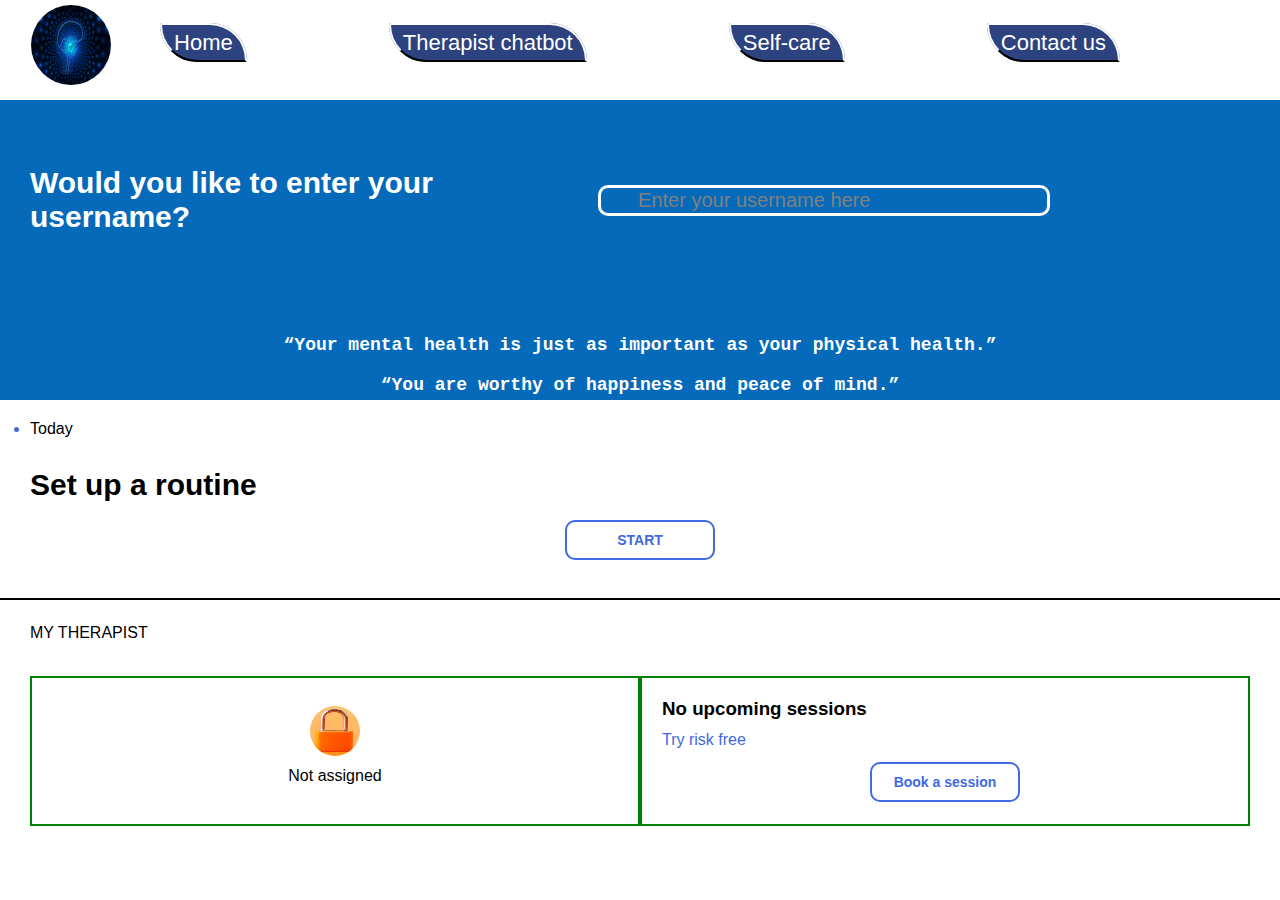
<file: new/index.html>
<!DOCTYPE html>
<html lang="en">
<head>
    <meta charset="UTF-8">
    <meta name="viewport" content="width=device-width, initial-scale=1.0">
    <link rel="stylesheet" href="./css/style.css">
    <title>Mental health Companion</title>
</head>
<body>
    
    <nav class="navbar">
        <ul>
            <img class="logo" src="./img/brain-4927267_1280.jpg" alt="logo">
            <li><a href="#">Home</a></li>
            <li><a href="./html/chatbot.html">Therapist chatbot</a></li>
            <li><a href="../new/html/self_care.html">Self-care</a></li>
            <li><a href="../new/html/contact_us.html">Contact us</a></li>
        </ul>
    </nav>
    

    <div class="first-container">
        <section class="section1">

            <h2>Would you like to enter your username?</h2>
            
            <input type="text" placeholder="Enter your username here">
        </section>
        <section class="section2">
            <pre>“Your mental health is just as important as your physical health.”</pre>
            <pre>“You are worthy of happiness and peace of mind.”</pre>
        </section>
    </div>
    
    <div class="today">
  
        <ul>
            <li> Today</li>
        </ul>
        <h3>Set up a routine</h3>
        <button class="btn">START</button>
    </div>
    <div class="therapist">
  
        <ul>
            <li> MY THERAPIST</li>
        </ul>
        <section class="section3 sect">
            <img src="./img/lock.jpg" alt="">
            <p>Not assigned</p>
        </section>

        <section class="section4 sect">
            <h3>No upcoming sessions</h3>
            <p>Try risk free</p>
            <button class="btn btn2">Book a session</button>
        </section>
    </div>
</body>
</html>
</file>
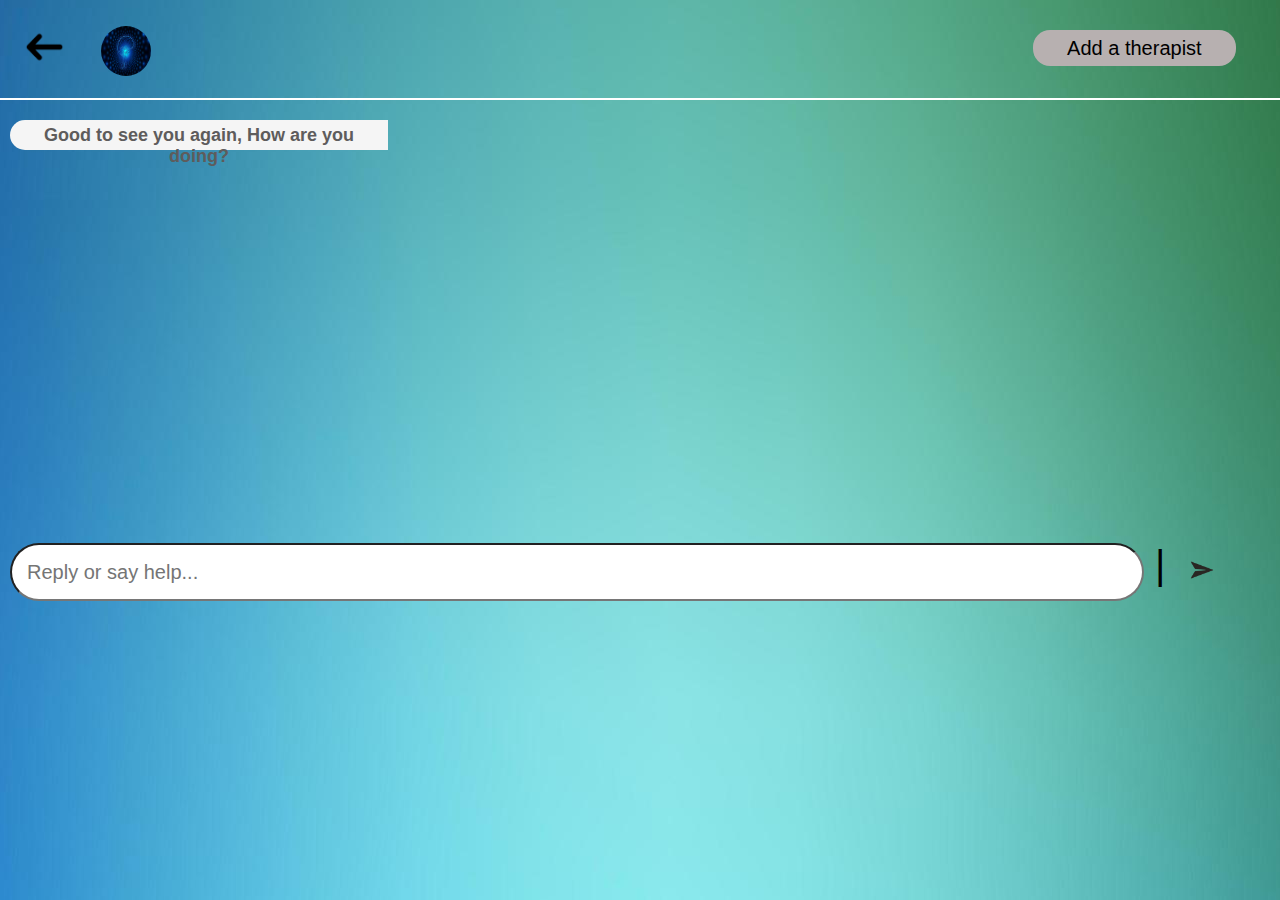
<file: new/html/chatbot.html>
<!DOCTYPE html>
<html lang="en">
<head>
    <meta charset="UTF-8">
    <meta name="viewport" content="width=device-width, initial-scale=1.0">
    <title>Chat bot</title>
    <link rel="stylesheet" class="bg" href="../css/chatbot.css">
</head>
<body>
    <nav class="navbar">
            <a href="../index.html"><img src="../img/back-arrow-removebg-preview.png" class="back-arrow" alt=""></a>
            <img class="logo" src="../img/brain-4927267_1280.jpg" alt="logo">
            <span>Add a therapist</span>

    </nav>

    <div class="chat">

        <div class="greet">
            <p>Good to see you again, How are you doing?</p>    
        </div>

        <div class="search">
            <input type="text" placeholder="Reply or say help..."> 
            <pre> |</pre>
            <a href=""><img src="../img/send_icon.png" alt="send_icon"></a>
        </div>
    </div>

    
</body>
</html>
</file>
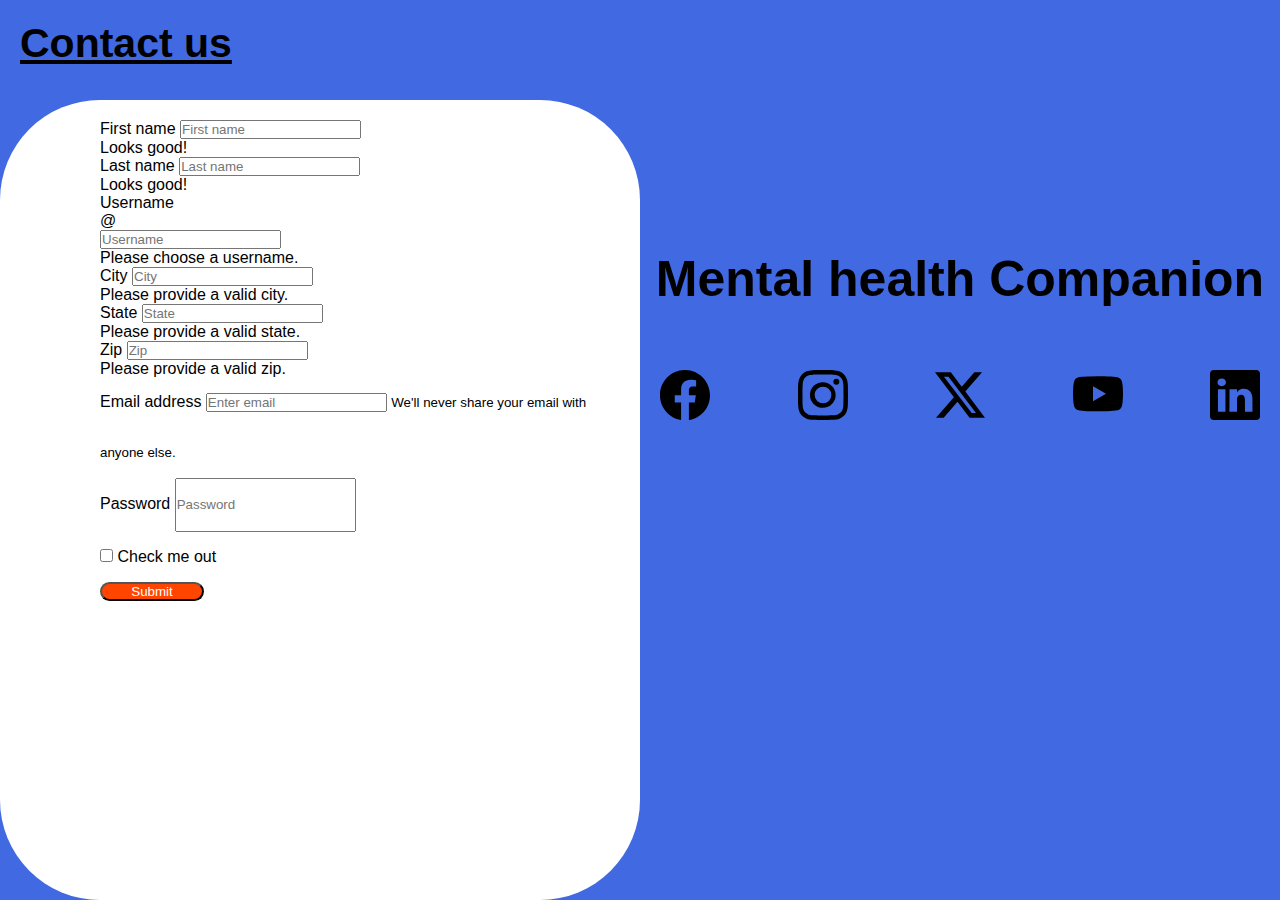
<file: new/html/contact_us.html>
<!DOCTYPE html>
<html lang="en">
<head>
    <meta charset="UTF-8">
    <meta name="viewport" content="width=device-width, initial-scale=1.0">
    <title>Contact us page</title>

        <!-- Bootstrap CSS -->
        <link href="https://cdn.jsdelivr.net/npm/bootstrap@5.0.2/dist/css/bootstrap.min.css" rel="stylesheet" integrity="sha384-EVSTQN3/azprG1Anm3QDgpJLIm9Nao0Yz1ztcQTwFspd3yD65VohhpuuCOmLASjC" crossorigin="anonymous">
        <link rel="stylesheet" href="../css/self_care.css">
    <link rel="stylesheet" href="../css/contact_us.css">
  
</head>
<body>
    <h2 class="heading">Contact us</h2>
    <div class="main">
        <section class="section1 sections">
            <form class="needs-validation" novalidate>
                <div class="form-row">
                  <div class="col-md-4 mb-3">
                    <label for="validationCustom01">First name</label>
                    <input type="text" class="form-control" id="validationCustom01" placeholder="First name" value="" required>
                    <div class="valid-feedback">
                      Looks good!
                    </div>
                  </div>
                  <div class="col-md-4 mb-3">
                    <label for="validationCustom02">Last name</label>
                    <input type="text" class="form-control" id="validationCustom02" placeholder="Last name" value="" required>
                    <div class="valid-feedback">
                      Looks good!
                    </div>
                  </div>
                  <div class="col-md-4 mb-3">
                    <label for="validationCustomUsername">Username</label>
                    <div class="input-group">
                      <div class="input-group-prepend">
                        <span class="input-group-text" id="inputGroupPrepend">@</span>
                      </div>
                      <input type="text" class="form-control" id="validationCustomUsername" placeholder="Username" aria-describedby="inputGroupPrepend" required>
                      <div class="invalid-feedback">
                        Please choose a username.
                      </div>
                    </div>
                  </div>
                </div>
                <div class="form-row">
                  <div class="col-md-6 mb-3">
                    <label for="validationCustom03">City</label>
                    <input type="text" class="form-control" id="validationCustom03" placeholder="City" required>
                    <div class="invalid-feedback">
                      Please provide a valid city.
                    </div>
                  </div>
                  <div class="col-md-3 mb-3">
                    <label for="validationCustom04">State</label>
                    <input type="text" class="form-control" id="validationCustom04" placeholder="State" required>
                    <div class="invalid-feedback">
                      Please provide a valid state.
                    </div>
                  </div>
                  <div class="col-md-3 mb-3">
                    <label for="validationCustom05">Zip</label>
                    <input type="text" class="form-control" id="validationCustom05" placeholder="Zip" required>
                    <div class="invalid-feedback">
                      Please provide a valid zip.
                    </div>
                  </div>
                </div>
               
              </form>
              
              <script>
              // Example starter JavaScript for disabling form submissions if there are invalid fields
              (function() {
                'use strict';
                window.addEventListener('load', function() {
                  // Fetch all the forms we want to apply custom Bootstrap validation styles to
                  var forms = document.getElementsByClassName('needs-validation');
                  // Loop over them and prevent submission
                  var validation = Array.prototype.filter.call(forms, function(form) {
                    form.addEventListener('submit', function(event) {
                      if (form.checkValidity() === false) {
                        event.preventDefault();
                        event.stopPropagation();
                      }
                      form.classList.add('was-validated');
                    }, false);
                  });
                }, false);
              })();
              </script>
            <form>
                <div class="form-group">
                  <label for="exampleInputEmail1">Email address</label>
                  <input type="email" class="form-control" id="exampleInputEmail1" aria-describedby="emailHelp" placeholder="Enter email">
                  <small id="emailHelp" class="height-text form-text text-muted">We'll never share your email with anyone else.</small>
                </div>
                <div class="form-group">
                  <label for="exampleInputPassword1">Password</label>
                  <input type="password" class="height-text form-control" id="exampleInputPassword1" placeholder="Password">
                </div>
                <div class="form-check">
                  <input type="checkbox" class="check-text form-check-input" id="exampleCheck1">
                  <label class="height-text form-check-label" for="exampleCheck1">Check me out</label>
                </div>
                <button type="submit" class="btn btn-primary">Submit</button>
              </form>
        </section>
        <section class="section2 sections">
            <h2>Mental health Companion</h2>
            <div class="social-media">
              <svg xmlns="http://www.w3.org/2000/svg" width="16" height="16" fill="currentColor" class="bi bi-facebook" viewBox="0 0 16 16">
                <path d="M16 8.049c0-4.446-3.582-8.05-8-8.05C3.58 0-.002 3.603-.002 8.05c0 4.017 2.926 7.347 6.75 7.951v-5.625h-2.03V8.05H6.75V6.275c0-2.017 1.195-3.131 3.022-3.131.876 0 1.791.157 1.791.157v1.98h-1.009c-.993 0-1.303.621-1.303 1.258v1.51h2.218l-.354 2.326H9.25V16c3.824-.604 6.75-3.934 6.75-7.951"/>
              </svg>
              <svg xmlns="http://www.w3.org/2000/svg" width="16" height="16" fill="currentColor" class="bi bi-instagram" viewBox="0 0 16 16">
                <path d="M8 0C5.829 0 5.556.01 4.703.048 3.85.088 3.269.222 2.76.42a3.9 3.9 0 0 0-1.417.923A3.9 3.9 0 0 0 .42 2.76C.222 3.268.087 3.85.048 4.7.01 5.555 0 5.827 0 8.001c0 2.172.01 2.444.048 3.297.04.852.174 1.433.372 1.942.205.526.478.972.923 1.417.444.445.89.719 1.416.923.51.198 1.09.333 1.942.372C5.555 15.99 5.827 16 8 16s2.444-.01 3.298-.048c.851-.04 1.434-.174 1.943-.372a3.9 3.9 0 0 0 1.416-.923c.445-.445.718-.891.923-1.417.197-.509.332-1.09.372-1.942C15.99 10.445 16 10.173 16 8s-.01-2.445-.048-3.299c-.04-.851-.175-1.433-.372-1.941a3.9 3.9 0 0 0-.923-1.417A3.9 3.9 0 0 0 13.24.42c-.51-.198-1.092-.333-1.943-.372C10.443.01 10.172 0 7.998 0zm-.717 1.442h.718c2.136 0 2.389.007 3.232.046.78.035 1.204.166 1.486.275.373.145.64.319.92.599s.453.546.598.92c.11.281.24.705.275 1.485.039.843.047 1.096.047 3.231s-.008 2.389-.047 3.232c-.035.78-.166 1.203-.275 1.485a2.5 2.5 0 0 1-.599.919c-.28.28-.546.453-.92.598-.28.11-.704.24-1.485.276-.843.038-1.096.047-3.232.047s-2.39-.009-3.233-.047c-.78-.036-1.203-.166-1.485-.276a2.5 2.5 0 0 1-.92-.598 2.5 2.5 0 0 1-.6-.92c-.109-.281-.24-.705-.275-1.485-.038-.843-.046-1.096-.046-3.233s.008-2.388.046-3.231c.036-.78.166-1.204.276-1.486.145-.373.319-.64.599-.92s.546-.453.92-.598c.282-.11.705-.24 1.485-.276.738-.034 1.024-.044 2.515-.045zm4.988 1.328a.96.96 0 1 0 0 1.92.96.96 0 0 0 0-1.92m-4.27 1.122a4.109 4.109 0 1 0 0 8.217 4.109 4.109 0 0 0 0-8.217m0 1.441a2.667 2.667 0 1 1 0 5.334 2.667 2.667 0 0 1 0-5.334"/>
              </svg>
              <svg xmlns="http://www.w3.org/2000/svg" width="16" height="16" fill="currentColor" class="bi bi-twitter-x" viewBox="0 0 16 16">
                <path d="M12.6.75h2.454l-5.36 6.142L16 15.25h-4.937l-3.867-5.07-4.425 5.07H.316l5.733-6.57L0 .75h5.063l3.495 4.633L12.601.75Zm-.86 13.028h1.36L4.323 2.145H2.865z"/>
              </svg>
              <svg xmlns="http://www.w3.org/2000/svg" width="16" height="16" fill="currentColor" class="bi bi-youtube" viewBox="0 0 16 16">
                <path d="M8.051 1.999h.089c.822.003 4.987.033 6.11.335a2.01 2.01 0 0 1 1.415 1.42c.101.38.172.883.22 1.402l.01.104.022.26.008.104c.065.914.073 1.77.074 1.957v.075c-.001.194-.01 1.108-.082 2.06l-.008.105-.009.104c-.05.572-.124 1.14-.235 1.558a2.01 2.01 0 0 1-1.415 1.42c-1.16.312-5.569.334-6.18.335h-.142c-.309 0-1.587-.006-2.927-.052l-.17-.006-.087-.004-.171-.007-.171-.007c-1.11-.049-2.167-.128-2.654-.26a2.01 2.01 0 0 1-1.415-1.419c-.111-.417-.185-.986-.235-1.558L.09 9.82l-.008-.104A31 31 0 0 1 0 7.68v-.123c.002-.215.01-.958.064-1.778l.007-.103.003-.052.008-.104.022-.26.01-.104c.048-.519.119-1.023.22-1.402a2.01 2.01 0 0 1 1.415-1.42c.487-.13 1.544-.21 2.654-.26l.17-.007.172-.006.086-.003.171-.007A100 100 0 0 1 7.858 2zM6.4 5.209v4.818l4.157-2.408z"/>
              </svg>
              <svg xmlns="http://www.w3.org/2000/svg" width="16" height="16" fill="currentColor" class="bi bi-linkedin" viewBox="0 0 16 16">
                <path d="M0 1.146C0 .513.526 0 1.175 0h13.65C15.474 0 16 .513 16 1.146v13.708c0 .633-.526 1.146-1.175 1.146H1.175C.526 16 0 15.487 0 14.854zm4.943 12.248V6.169H2.542v7.225zm-1.2-8.212c.837 0 1.358-.554 1.358-1.248-.015-.709-.52-1.248-1.342-1.248S2.4 3.226 2.4 3.934c0 .694.521 1.248 1.327 1.248zm4.908 8.212V9.359c0-.216.016-.432.08-.586.173-.431.568-.878 1.232-.878.869 0 1.216.662 1.216 1.634v3.865h2.401V9.25c0-2.22-1.184-3.252-2.764-3.252-1.274 0-1.845.7-2.165 1.193v.025h-.016l.016-.025V6.169h-2.4c.03.678 0 7.225 0 7.225z"/>
              </svg>
            </div>
        </section>
    </div>



    
    <!-- Optional JavaScript; choose one of the two! -->

    <!-- Option 1: Bootstrap Bundle with Popper -->
    <script src="https://cdn.jsdelivr.net/npm/bootstrap@5.0.2/dist/js/bootstrap.bundle.min.js" integrity="sha384-MrcW6ZMFYlzcLA8Nl+NtUVF0sA7MsXsP1UyJoMp4YLEuNSfAP+JcXn/tWtIaxVXM" crossorigin="anonymous"></script>

    <!-- Option 2: Separate Popper and Bootstrap JS -->
    <!--
    <script src="https://cdn.jsdelivr.net/npm/@popperjs/core@2.9.2/dist/umd/popper.min.js" integrity="sha384-IQsoLXl5PILFhosVNubq5LC7Qb9DXgDA9i+tQ8Zj3iwWAwPtgFTxbJ8NT4GN1R8p" crossorigin="anonymous"></script>
    <script src="https://cdn.jsdelivr.net/npm/bootstrap@5.0.2/dist/js/bootstrap.min.js" integrity="sha384-cVKIPhGWiC2Al4u+LWgxfKTRIcfu0JTxR+EQDz/bgldoEyl4H0zUF0QKbrJ0EcQF" crossorigin="anonymous"></script>
    -->
</body>
</html>
</file>
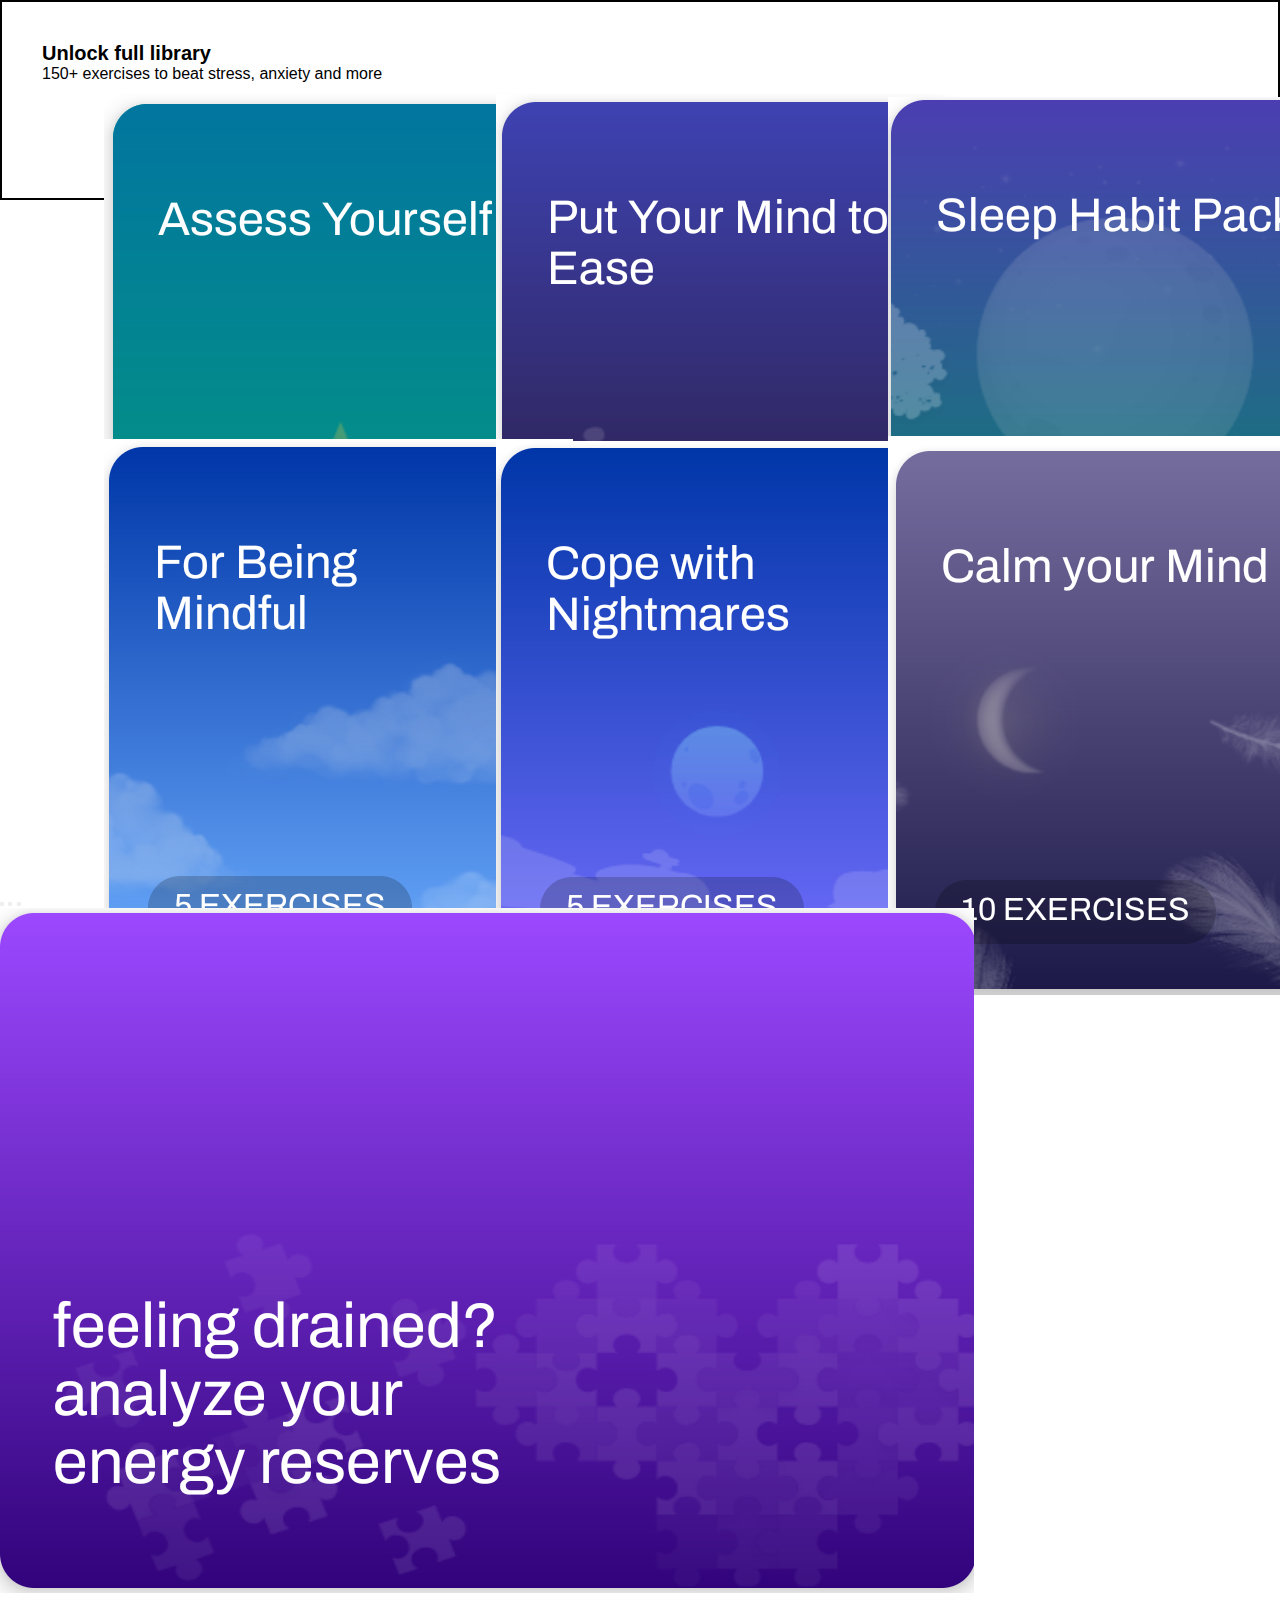
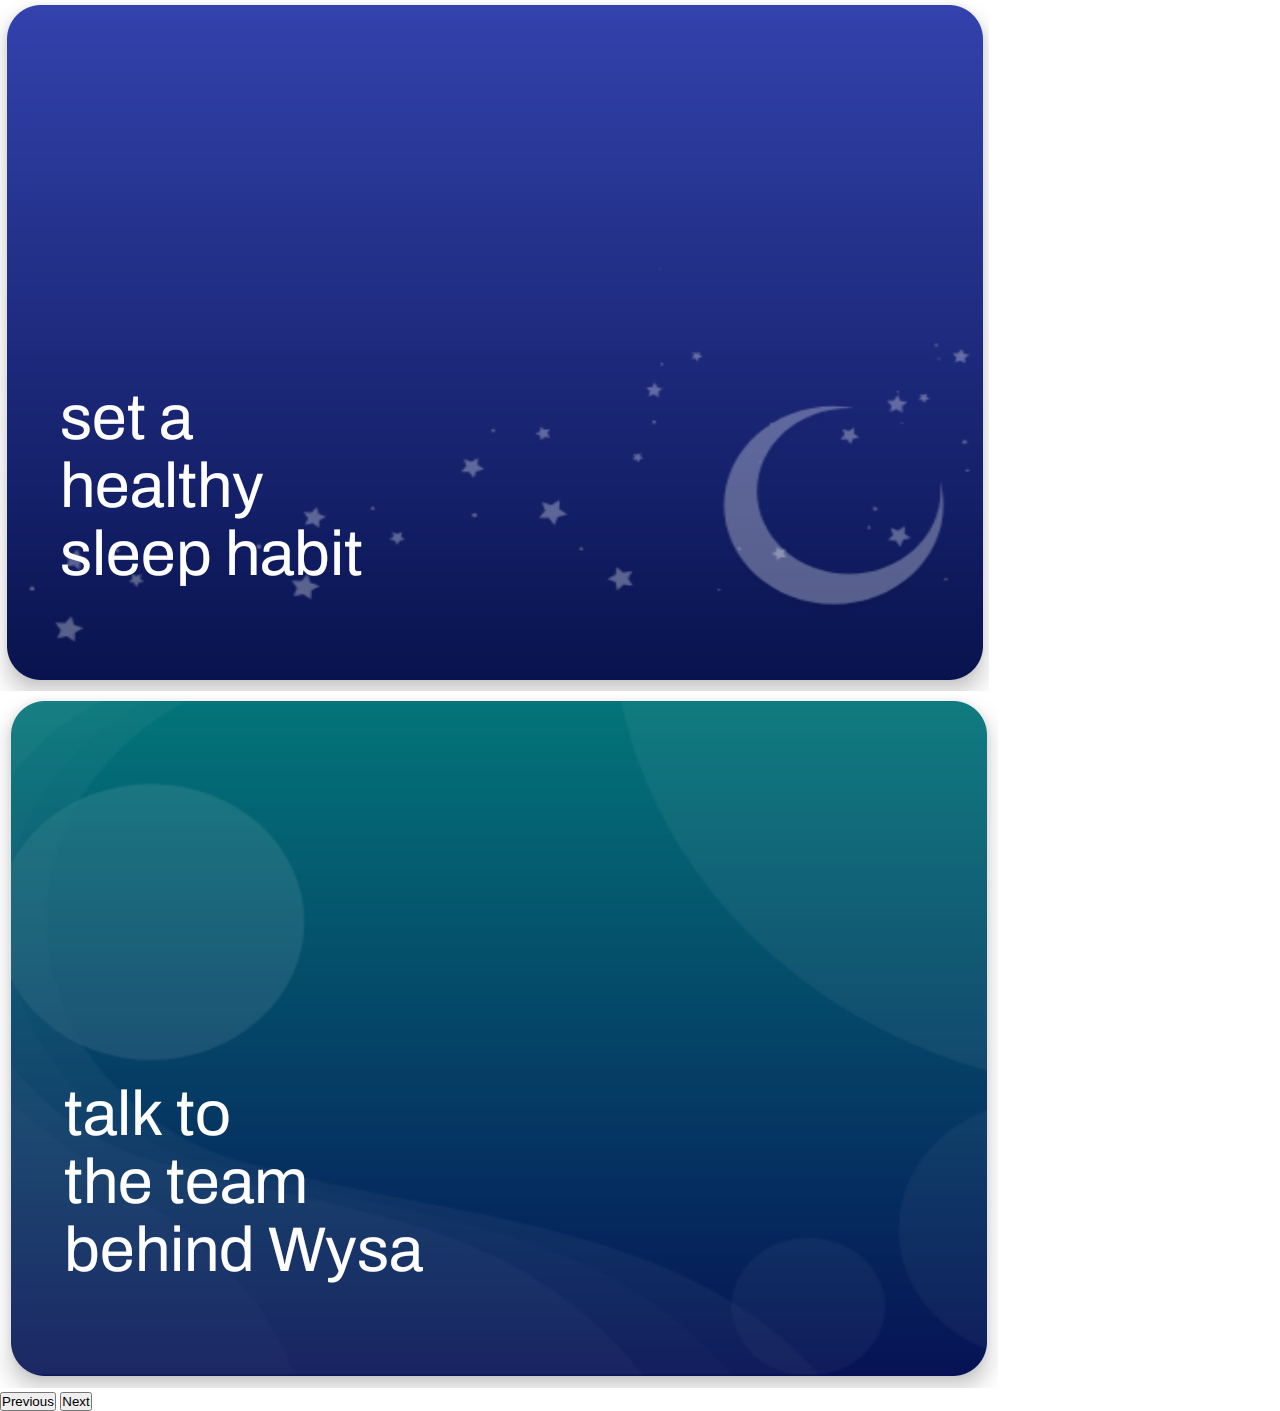
<file: new/html/self_care.html>
<!doctype html>
<html lang="en">
  <head>
    <!-- Required meta tags -->
    <meta charset="utf-8">
    <meta name="viewport" content="width=device-width, initial-scale=1">

    <!-- Bootstrap CSS -->
    <link href="https://cdn.jsdelivr.net/npm/bootstrap@5.0.2/dist/css/bootstrap.min.css" rel="stylesheet" integrity="sha384-EVSTQN3/azprG1Anm3QDgpJLIm9Nao0Yz1ztcQTwFspd3yD65VohhpuuCOmLASjC" crossorigin="anonymous">
    <link rel="stylesheet" href="../css/self_care.css">

    <title>Self-care</title>
  </head>
  <body>

    <div class="countainer">
        <h4>Unlock full library</h4>
        <p>150+ exercises to beat stress, anxiety and more</p>
        <button class="btn">UNLOCK PREMIUM</button>
    </div>



    <div class="flex-countainer">
      <div class="card" style="width: 18rem;">
        <img src="../img/download/card (1).png" class="card-img-top" alt="...">
        
      </div>
      <div class="card" style="width: 18rem;">
        <img src="../img/download/card (2).png" class="card-img-top" alt="...">
        
      </div>
      <div class="card" style="width: 18rem;">
        <img src="../img/download/card (3).png" class="card-img-top" alt="...">
        
      </div>
    </div>
    <div class="flex-countainer">
      <div class="card" style="width: 18rem;">
        <img src="../img/download/card (4).png" class="card-img-top" alt="...">
        
      </div>
      <div class="card" style="width: 18rem;">
        <img src="../img/download/card (5).png" class="card-img-top" alt="...">
        
      </div>
      <div class="card" style="width: 18rem;">
        <img src="../img/download/card (6).png" class="card-img-top" alt="...">
        
      </div>
    </div>


    <div class="carousel-container">
      <div id="carouselExampleIndicators" class="carousel slide" data-bs-ride="carousel">
        <div class="carousel-indicators">
          <button type="button" data-bs-target="#carouselExampleIndicators" data-bs-slide-to="0" class="active" aria-current="true" aria-label="Slide 1"></button>
          <button type="button" data-bs-target="#carouselExampleIndicators" data-bs-slide-to="1" aria-label="Slide 2"></button>
          <button type="button" data-bs-target="#carouselExampleIndicators" data-bs-slide-to="2" aria-label="Slide 3"></button>
        </div>
        <div class="carousel-inner">
          <div class="carousel-item active">
            <img src="../img/download/plate (1).png" class="d-block w-100" alt="...">
          </div>
          <div class="carousel-item">
            <img src="../img/download/plate (2).png" class="d-block w-100" alt="...">
          </div>
          <div class="carousel-item">
            <img src="../img/download/plate (3).png" class="d-block w-100" alt="...">
          </div>
        </div>
        <button class="carousel-control-prev" type="button" data-bs-target="#carouselExampleIndicators" data-bs-slide="prev">
          <span class="carousel-control-prev-icon" aria-hidden="true"></span>
          <span class="visually-hidden">Previous</span>
        </button>
        <button class="carousel-control-next" type="button" data-bs-target="#carouselExampleIndicators" data-bs-slide="next">
          <span class="carousel-control-next-icon" aria-hidden="true"></span>
          <span class="visually-hidden">Next</span>
        </button>
      </div>
    </div>


    <!-- Optional JavaScript; choose one of the two! -->

    <!-- Option 1: Bootstrap Bundle with Popper -->
    <script src="https://cdn.jsdelivr.net/npm/bootstrap@5.0.2/dist/js/bootstrap.bundle.min.js" integrity="sha384-MrcW6ZMFYlzcLA8Nl+NtUVF0sA7MsXsP1UyJoMp4YLEuNSfAP+JcXn/tWtIaxVXM" crossorigin="anonymous"></script>

    <!-- Option 2: Separate Popper and Bootstrap JS -->
    <!--
    <script src="https://cdn.jsdelivr.net/npm/@popperjs/core@2.9.2/dist/umd/popper.min.js" integrity="sha384-IQsoLXl5PILFhosVNubq5LC7Qb9DXgDA9i+tQ8Zj3iwWAwPtgFTxbJ8NT4GN1R8p" crossorigin="anonymous"></script>
    <script src="https://cdn.jsdelivr.net/npm/bootstrap@5.0.2/dist/js/bootstrap.min.js" integrity="sha384-cVKIPhGWiC2Al4u+LWgxfKTRIcfu0JTxR+EQDz/bgldoEyl4H0zUF0QKbrJ0EcQF" crossorigin="anonymous"></script>
    -->
  </body>
</html>
</file>
<file: new/css/style.css>
:root{
    --bg-color : #2D4380;
    --text-color : royalblue;
}
*{
    margin:0px;
    padding:0px;
    box-sizing:border-box;
    font-family: sans-serif;
}
.navbar{
    height: 100px;
    /* border : 2px solid blue; */
    padding: 30px 10px;
    background-color: white;
}
.navbar ul{
    display: flex;
    justify-content: center;
    align-items: center;
}
.navbar ul li{
    list-style: none;
}
.navbar ul li a{
    text-decoration: none;
    padding : 5px 12px;
    margin : 2px 71px;
    color : white;
    font-size : 22px;
    background-color: var(--bg-color);
    border:2px solid white;
    border-bottom : 2px solid black;
    border-radius: 5px;
    border-top-right-radius: 100px ;
    border-bottom-left-radius: 100px ;



}
.navbar ul li a:hover{
    text-decoration: none;
    padding : 5px 12px;
    margin : 2px 71px;
    color : black;
    font-size : 22px;
    background-color: whitesmoke;
    border : 2px solid black;
    border-radius: 5px;
    border-top-right-radius: 100px ;
    border-bottom-left-radius: 100px ;



}
.logo{
    height: 80px;
    width: 80px;
    position: absolute;
    left: 31px;
    top: 5px;
    border-radius: 100px;
}

.first-container{
    height: 300px;
    /* border : 2px solid red; */
    padding : 65px 10px;
    display: flex;
    flex-direction: column;
    justify-content: space-around;
    background-color: #056ABA;

}
.first-container h2{
    font-size : 30px;
    color: white;
}
.section1{
    display: flex;
    align-items: center;
    justify-content: space-between;
    padding: 1px 20px;
}
.section1 input{
    width: 454px;
    height: 31px;
    margin-right: 200px;
    border-radius: 10px;
    background: transparent;
    color : white;
    border : 3px solid white;
    outline: none;
    font-size: 20px;
    padding: 5px 37px;
}
::placeholder {
color: gray;
opacity: 1; /* Firefox */
}

.section2{
    display: flex;
    align-items: center;
    justify-content: center;
    flex-direction: column;

    width : 80%;
    margin:auto;
    padding-top: 90px ;

}
.section2 pre{
    color : white;
    line-height: 40px;
    font-size: 18px;
    font-family: 'Courier New', Courier, monospace;
    font-weight: 600;
}

.today{
    
    display: flex; 
    flex-direction: column;
    width : 100%;
    height : 200px ;
    border-bottom : 2px solid black;
    padding : 20px 30px;
    font-weight: 500;

    justify-content: space-between;
}
.today ul li{
    list-style: circle;
    list-style-type: disc;
    
}
 li::marker{
    
    color : royalblue;
} 
.today h3{
    text-align: start;
    font-size : 30px;
    margin-top: 30px;
}
.btn {
    width : 150px;
    background: transparent;
    border : 2px solid royalblue;
    padding: 10px 20px;
    margin : auto;
    border-radius: 10px;
    color: royalblue;
    font-size: 14px;
    font-weight: 600;
    cursor: pointer;
}
.btn:hover {
    width : 150px;
    background: royalblue;
    border : 2px solid white;
    padding: 10px 20px;
    margin : auto;
    border-radius: 10px;
    color: white;
}

.therapist{
  
    width : 100%;
    height : 250px ;
    /* border-bottom : 2px solid black; */
    padding : 20px 30px;
    font-weight: 500;

}


.therapist ul li{
    list-style: none;
    font-weight: 500;
    font-size: 16px;
    line-height: 2vw;
    margin-bottom: 30px;
}

.sect{
    border : 2px solid green; 
    width : 50%;
    height: 150px;
}

.section3{
    float: left;
    display: flex;
    flex-direction: column;
    justify-content: center;
    align-items: center;
    
}

.section3 img{
    border-radius: 100px;
    height: 50px;
    width: 50px;
   
}
.section3 p{
    line-height: 40px;
   
}

.section4{
    float: right;
    padding: 20px 20px;
    display: flex;
    align-items: start;
    flex-direction: column;
}

.section4 p{
    line-height: 40px;
    color: royalblue ;
    cursor: pointer;
}
</file>
<file: new/css/chatbot.css>
*{
    margin:0px;
    padding:0px;
    box-sizing:border-box;
    font-family: sans-serif;
}

body, html {
    height: 100%;
}
  
body{
    background: url('../img/chatbot-bg.jpg') center center no-repeat ;
}
.logo{
    height: 50px;
    width: 50px;
    position: absolute;
    left: 101px;
    top: 26px;
    border-radius: 100px;
}

.back-arrow{
    height: 42px;
    width: 41px;
    position: absolute;
    top: 26px;
    left: 24px;
    
}
.navbar{
    height : 100px;
    border-bottom : 2px solid white;

    display: flex;
    justify-content: space-around;

}

.navbar span{
    display: flex;
    align-items: center;
    background-color: rgb(183, 176, 176);
    height: 20px;
    margin-top: 30px;
    padding: 18px 34px;
    border-radius: 17px;
    font-size: 20px;
    margin-left: 900px;
}
.navbar span:hover{
    display: flex;
    align-items: center;
    background-color: rgb(183, 176, 176);
    height: 20px;
    margin-top: 30px;
    padding: 18px 34px;
    border-radius: 17px;
    font-size: 20px;
    margin-left: 900px;
    cursor: pointer;
}

.chat{
    width : 100%;
    height : 521px;
    /* border: 5px solid red; */
    padding: 20px 10px;
    display: flex;
    flex-direction: column;
    justify-content: space-between;
}

.greet{
    /* border : 2px solid white; */
    width : 30%;
    height: 30px;
    text-align: center;
    padding: 5px;
    background-color: whitesmoke;
    border-bottom-left-radius: 20px ;
    border-top-left-radius: 20px ;
}
.greet p{
    font-size: 18px;
    font-weight: 550;
    color: rgb(94, 92, 92);
}

.search{
    display: flex;
    /* border : 2px solid red; */
}

.search input{
    width: 90%;
    padding : 15px ;
    border-radius: 100px;
    font-size : 20px;
}

.search pre{
    font-size: 40px;
    font-weight: 500;
    margin-bottom: 6px;
    
}

.search img{
    height: 54px;
    width: 72px;
}
</file>
<file: new/css/self_care.css>
*{
    margin:0px;
    padding:0px;
    box-sizing:border-box;
    font-family: sans-serif;
}

.countainer{
    display: flex;
    flex-direction: column;
    height : 200px;
    border : 2px solid black;
    padding: 40px;
}

.countainer h4{
    font-size : 20px;
    font-weight: 700;
    
}

.btn{
    background-color: orangered;
    color: white;
    width : 20%;
    border-radius: 20px;
    margin:auto;
}



.flex-countainer{
    height : 345px;
    width : 100%;
    display: flex;
    align-items: center;
    justify-content: space-evenly;
}
</file>
<file: new/css/contact_us.css>
*{
    margin:0px;
    padding:0px;
    box-sizing:border-box;
    font-family: sans-serif;
}

.main{
    width : 100%;
    /* border : 2px solid red; */
    height : 900px;
    padding : 100px 0px;
    background-color: royalblue;
    
}

.sections{
    height : 800px;
    width : 50%;
    background-color: white;
}

.section1{
    /* border : 2px solid green; */
    float: left;
    padding: 20px;
    /* display: flex; */
    /* flex-direction: column;•  */
    justify-content: space-around;
    padding-left: 100px;
    border-top-right-radius: 100px;
    border-bottom-right-radius: 100px;
    border-radius: 100px;
}
.section2{
    /* border : 2px solid purple; */
    float: right;
}
.heading{
    position: absolute;
    font-size: 41px;
    top: 20px;
    left: 20px;
    text-decoration: underline;
}

.section2{
    background-color: royalblue;
}

.section2 h2{
    text-align: center;
    margin-top : 150px;
    font-weight: 700;
    font-size: 50px;
}


.social-media {
    /* border : 2px solid blue; */
    display: flex;
    align-items: center;
    justify-content: space-between;
    padding: 2px 20px;
    margin-top: 60px;
}
.social-media svg{
    height: 50px;
    width: 50px;
    cursor: pointer;
}

.height-text{
    line-height: 50px;
}

.check-text{
    margin-top:17px;
}
</file>
